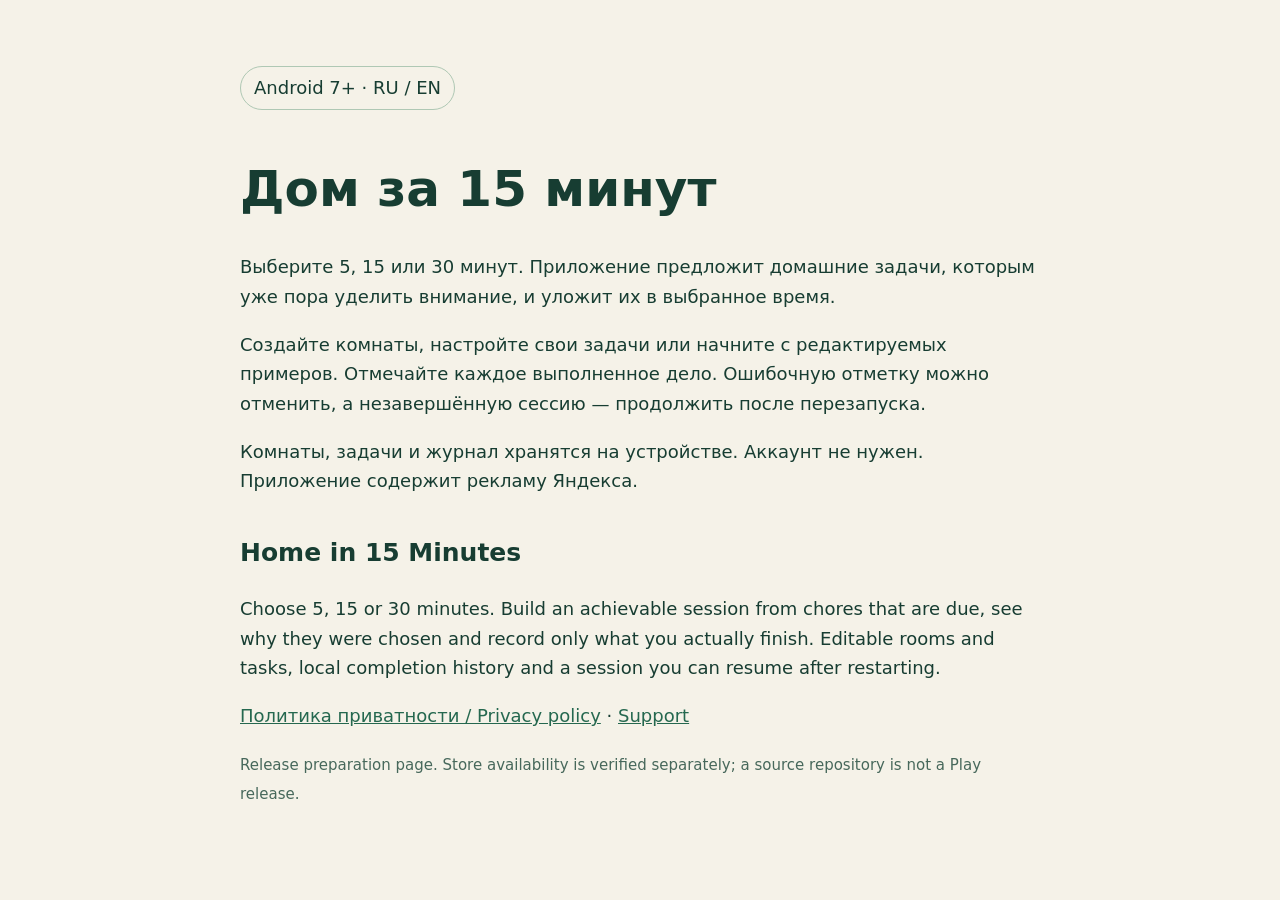
<file: docs/index.html>
<!doctype html><html lang="ru"><meta charset="utf-8"><meta name="viewport" content="width=device-width,initial-scale=1"><title>Дом за 15 минут / Home in 15 Minutes</title><link rel="stylesheet" href="style.css"><main><p class="badge">Android 7+ · RU / EN</p><h1>Дом за 15 минут</h1><p>Выберите 5, 15 или 30 минут. Приложение предложит домашние задачи, которым уже пора уделить внимание, и уложит их в выбранное время.</p><p>Создайте комнаты, настройте свои задачи или начните с редактируемых примеров. Отмечайте каждое выполненное дело. Ошибочную отметку можно отменить, а незавершённую сессию — продолжить после перезапуска.</p><p>Комнаты, задачи и журнал хранятся на устройстве. Аккаунт не нужен. Приложение содержит рекламу Яндекса.</p><section lang="en"><h2>Home in 15 Minutes</h2><p>Choose 5, 15 or 30 minutes. Build an achievable session from chores that are due, see why they were chosen and record only what you actually finish. Editable rooms and tasks, local completion history and a session you can resume after restarting.</p></section><p><a href="privacy/">Политика приватности / Privacy policy</a> · <a href="mailto:jonkryl@gmail.com">Support</a></p><p><small>Release preparation page. Store availability is verified separately; a source repository is not a Play release.</small></p></main></html>
</file>
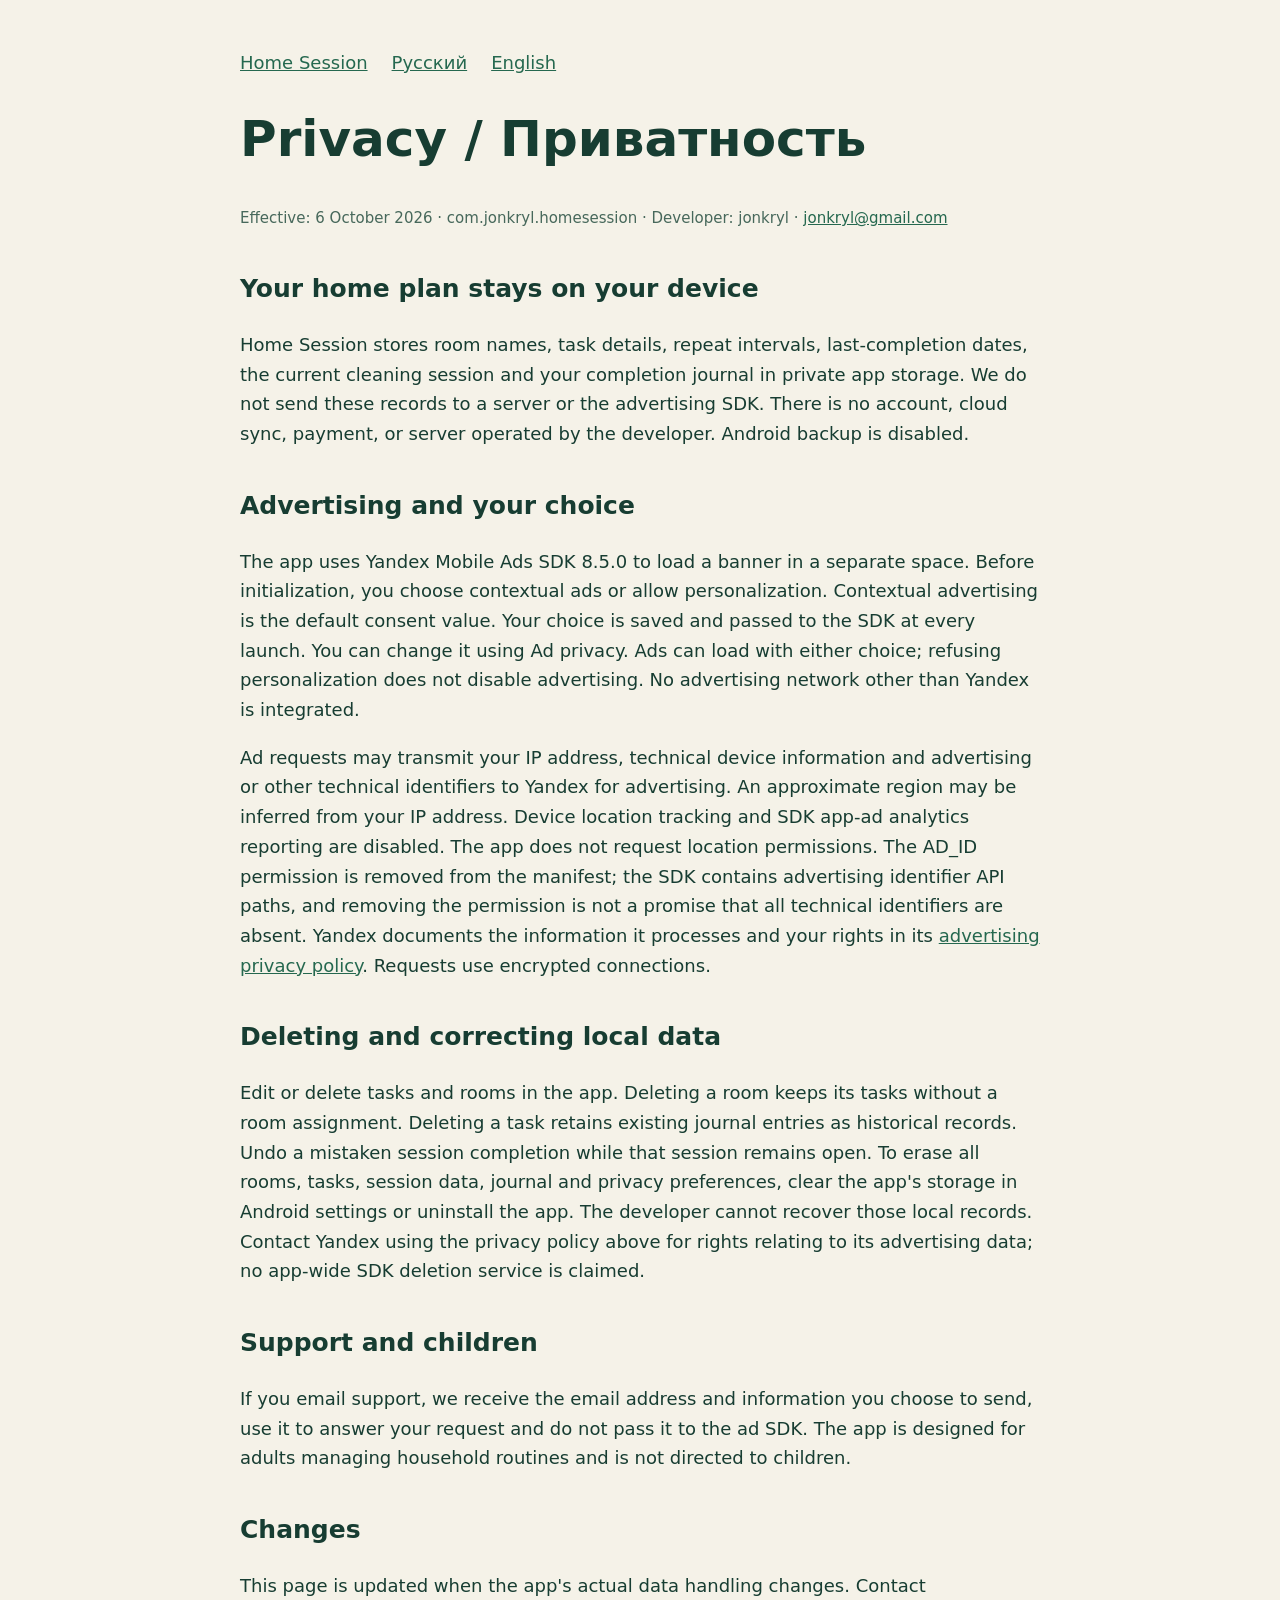
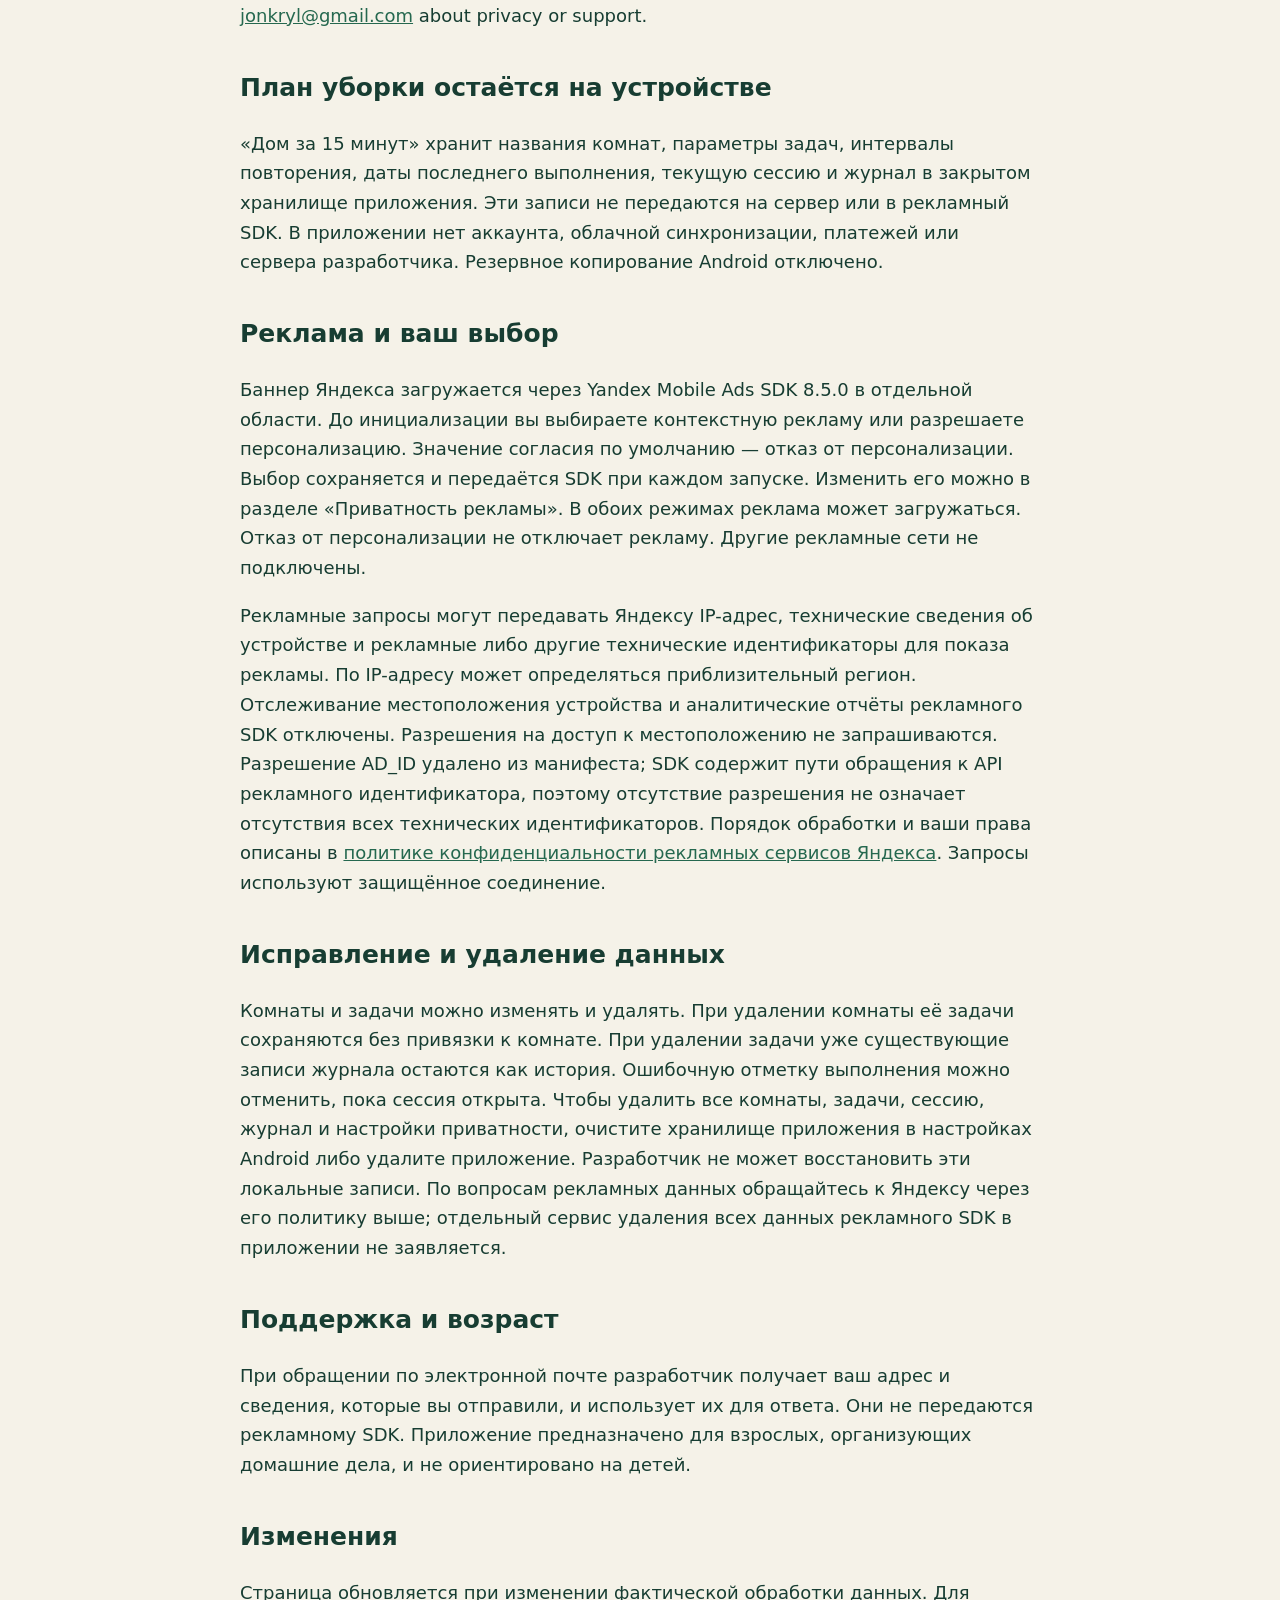
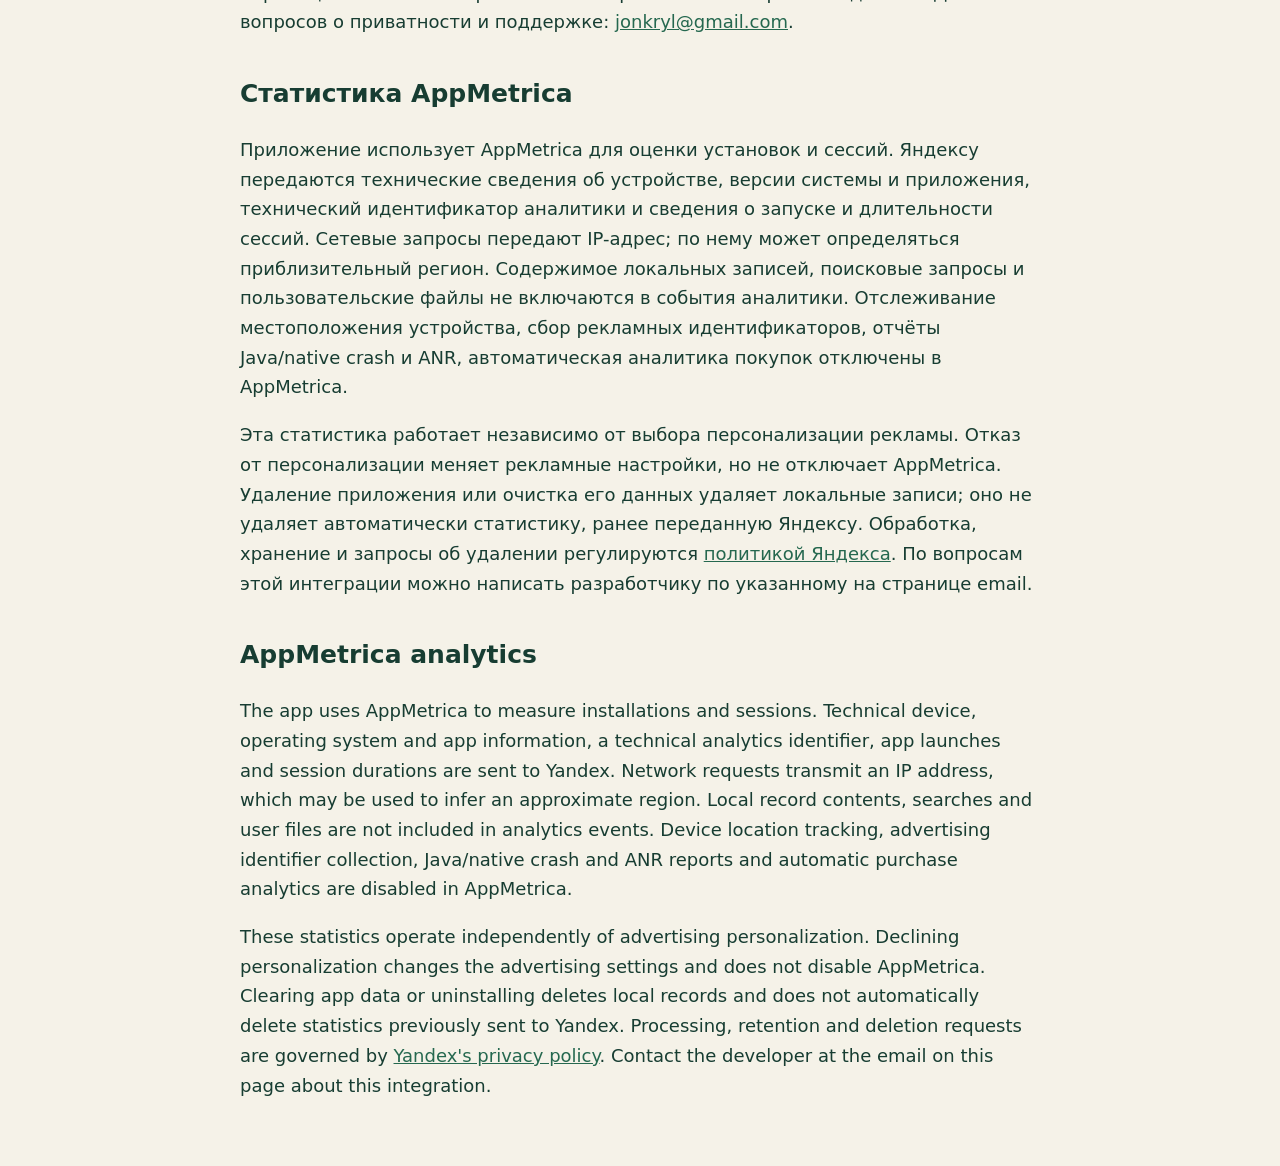
<file: docs/privacy/index.html>
<!doctype html><html lang="en"><meta charset="utf-8"><meta name="viewport" content="width=device-width,initial-scale=1"><title>Home Session — Privacy / Приватность</title><link rel="stylesheet" href="../style.css"><main><nav><a href="../">Home Session</a><a href="#ru">Русский</a><a href="#en">English</a></nav><h1>Privacy / Приватность</h1><p><small>Effective: 6 October 2026 · com.jonkryl.homesession · Developer: jonkryl · <a href="mailto:jonkryl@gmail.com">jonkryl@gmail.com</a></small></p>
<section id="en" lang="en"><h2>Your home plan stays on your device</h2><p>Home Session stores room names, task details, repeat intervals, last-completion dates, the current cleaning session and your completion journal in private app storage. We do not send these records to a server or the advertising SDK. There is no account, cloud sync, payment, or server operated by the developer. Android backup is disabled.</p><h2>Advertising and your choice</h2><p>The app uses Yandex Mobile Ads SDK 8.5.0 to load a banner in a separate space. Before initialization, you choose contextual ads or allow personalization. Contextual advertising is the default consent value. Your choice is saved and passed to the SDK at every launch. You can change it using Ad privacy. Ads can load with either choice; refusing personalization does not disable advertising. No advertising network other than Yandex is integrated.</p><p>Ad requests may transmit your IP address, technical device information and advertising or other technical identifiers to Yandex for advertising. An approximate region may be inferred from your IP address. Device location tracking and SDK app-ad analytics reporting are disabled. The app does not request location permissions. The AD_ID permission is removed from the manifest; the SDK contains advertising identifier API paths, and removing the permission is not a promise that all technical identifiers are absent. Yandex documents the information it processes and your rights in its <a href="https://yandex.com/legal/international_ads_privacy_policy/en/">advertising privacy policy</a>. Requests use encrypted connections.</p><h2>Deleting and correcting local data</h2><p>Edit or delete tasks and rooms in the app. Deleting a room keeps its tasks without a room assignment. Deleting a task retains existing journal entries as historical records. Undo a mistaken session completion while that session remains open. To erase all rooms, tasks, session data, journal and privacy preferences, clear the app's storage in Android settings or uninstall the app. The developer cannot recover those local records. Contact Yandex using the privacy policy above for rights relating to its advertising data; no app-wide SDK deletion service is claimed.</p><h2>Support and children</h2><p>If you email support, we receive the email address and information you choose to send, use it to answer your request and do not pass it to the ad SDK. The app is designed for adults managing household routines and is not directed to children.</p><h2>Changes</h2><p>This page is updated when the app's actual data handling changes. Contact <a href="mailto:jonkryl@gmail.com">jonkryl@gmail.com</a> about privacy or support.</p></section>
<section id="ru" lang="ru"><h2>План уборки остаётся на устройстве</h2><p>«Дом за 15 минут» хранит названия комнат, параметры задач, интервалы повторения, даты последнего выполнения, текущую сессию и журнал в закрытом хранилище приложения. Эти записи не передаются на сервер или в рекламный SDK. В приложении нет аккаунта, облачной синхронизации, платежей или сервера разработчика. Резервное копирование Android отключено.</p><h2>Реклама и ваш выбор</h2><p>Баннер Яндекса загружается через Yandex Mobile Ads SDK 8.5.0 в отдельной области. До инициализации вы выбираете контекстную рекламу или разрешаете персонализацию. Значение согласия по умолчанию — отказ от персонализации. Выбор сохраняется и передаётся SDK при каждом запуске. Изменить его можно в разделе «Приватность рекламы». В обоих режимах реклама может загружаться. Отказ от персонализации не отключает рекламу. Другие рекламные сети не подключены.</p><p>Рекламные запросы могут передавать Яндексу IP-адрес, технические сведения об устройстве и рекламные либо другие технические идентификаторы для показа рекламы. По IP-адресу может определяться приблизительный регион. Отслеживание местоположения устройства и аналитические отчёты рекламного SDK отключены. Разрешения на доступ к местоположению не запрашиваются. Разрешение AD_ID удалено из манифеста; SDK содержит пути обращения к API рекламного идентификатора, поэтому отсутствие разрешения не означает отсутствия всех технических идентификаторов. Порядок обработки и ваши права описаны в <a href="https://yandex.ru/legal/advertising_privacy_policy/">политике конфиденциальности рекламных сервисов Яндекса</a>. Запросы используют защищённое соединение.</p><h2>Исправление и удаление данных</h2><p>Комнаты и задачи можно изменять и удалять. При удалении комнаты её задачи сохраняются без привязки к комнате. При удалении задачи уже существующие записи журнала остаются как история. Ошибочную отметку выполнения можно отменить, пока сессия открыта. Чтобы удалить все комнаты, задачи, сессию, журнал и настройки приватности, очистите хранилище приложения в настройках Android либо удалите приложение. Разработчик не может восстановить эти локальные записи. По вопросам рекламных данных обращайтесь к Яндексу через его политику выше; отдельный сервис удаления всех данных рекламного SDK в приложении не заявляется.</p><h2>Поддержка и возраст</h2><p>При обращении по электронной почте разработчик получает ваш адрес и сведения, которые вы отправили, и использует их для ответа. Они не передаются рекламному SDK. Приложение предназначено для взрослых, организующих домашние дела, и не ориентировано на детей.</p><h2>Изменения</h2><p>Страница обновляется при изменении фактической обработки данных. Для вопросов о приватности и поддержке: <a href="mailto:jonkryl@gmail.com">jonkryl@gmail.com</a>.</p></section>
<section lang="ru"><h2>Статистика AppMetrica</h2><p>Приложение использует AppMetrica для оценки установок и сессий. Яндексу передаются технические сведения об устройстве, версии системы и приложения, технический идентификатор аналитики и сведения о запуске и длительности сессий. Сетевые запросы передают IP-адрес; по нему может определяться приблизительный регион. Содержимое локальных записей, поисковые запросы и пользовательские файлы не включаются в события аналитики. Отслеживание местоположения устройства, сбор рекламных идентификаторов, отчёты Java/native crash и ANR, автоматическая аналитика покупок отключены в AppMetrica.</p><p>Эта статистика работает независимо от выбора персонализации рекламы. Отказ от персонализации меняет рекламные настройки, но не отключает AppMetrica. Удаление приложения или очистка его данных удаляет локальные записи; оно не удаляет автоматически статистику, ранее переданную Яндексу. Обработка, хранение и запросы об удалении регулируются <a href="https://yandex.ru/legal/confidential/">политикой Яндекса</a>. По вопросам этой интеграции можно написать разработчику по указанному на странице email.</p></section>
<section lang="en"><h2>AppMetrica analytics</h2><p>The app uses AppMetrica to measure installations and sessions. Technical device, operating system and app information, a technical analytics identifier, app launches and session durations are sent to Yandex. Network requests transmit an IP address, which may be used to infer an approximate region. Local record contents, searches and user files are not included in analytics events. Device location tracking, advertising identifier collection, Java/native crash and ANR reports and automatic purchase analytics are disabled in AppMetrica.</p><p>These statistics operate independently of advertising personalization. Declining personalization changes the advertising settings and does not disable AppMetrica. Clearing app data or uninstalling deletes local records and does not automatically delete statistics previously sent to Yandex. Processing, retention and deletion requests are governed by <a href="https://yandex.com/legal/confidential/">Yandex's privacy policy</a>. Contact the developer at the email on this page about this integration.</p></section>
</main></html>
</file>
<file: docs/style.css>
body{margin:0;background:#f5f2e8;color:#173d32;font:18px/1.65 system-ui,sans-serif}main{max-width:800px;margin:auto;padding:48px 24px}a{color:#25684f}h1{font-size:clamp(30px,6vw,50px);line-height:1.15}h2{font-size:25px;margin-top:36px}.badge{display:inline-block;padding:6px 13px;border:1px solid #afc8b4;border-radius:99px}small{color:#47685b}nav{display:flex;gap:24px;margin-bottom:28px}section{margin-top:36px}
</file>
